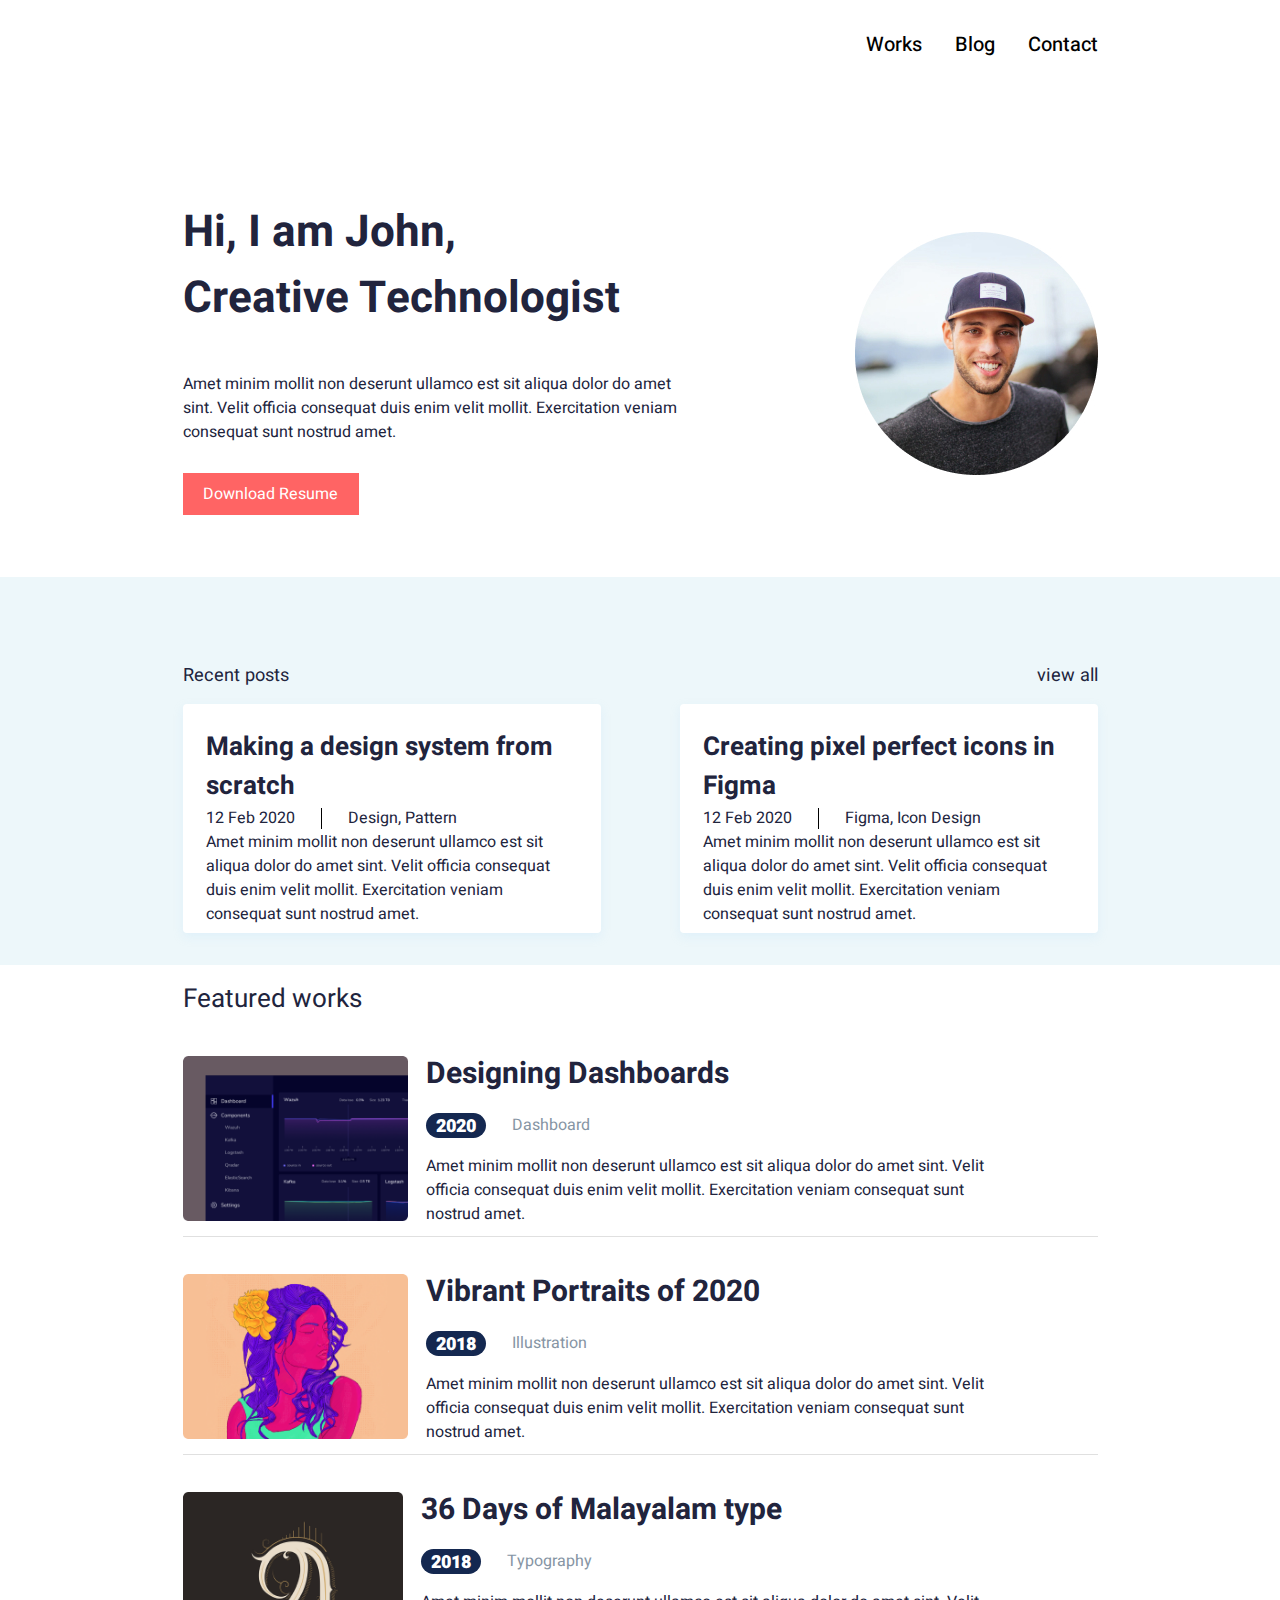
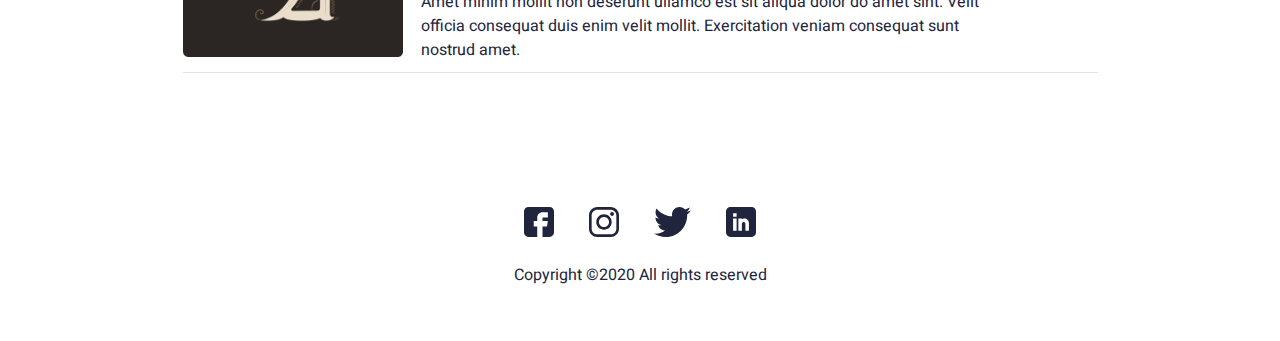
<file: index.html>
<!DOCTYPE html>
<html lang="en">

<head>
    <meta charset="UTF-8">
    <meta http-equiv="X-UA-Compatible" content="IE=edge">
    <meta name="viewport" content="width=device-width, initial-scale=1.0">
    <link rel="preconnect" href="https://fonts.googleapis.com">
    <link rel="preconnect" href="https://fonts.gstatic.com" crossorigin>
    <link href="https://fonts.googleapis.com/css2?family=Heebo:wght@400;500;700;900&display=swap" rel="stylesheet">
    <title>John</title>
    <link rel="stylesheet" href="css/style.css">
</head>

<body>
    <header class="header">
        <div class="container">
        <nav class="menu">
            <ul class="menu-list">
                <li class="menu-item">
                    <a href="work.html" class="menu-link">Works</a>
                </li>
                <li class="menu-item">
                    <a href="blog.html" class="menu-link">Blog</a>
                </li>
                <li class="menu-item">
                    <a href="#" class="menu-link">Contact</a>
                </li>
            </ul>
        </nav>
        <div class="burger-menu" id="burger-menu">
            <input id="menu-toggle" type="checkbox" />
            <label class="menu-btn" for="menu-toggle">
                <span></span>
            </label>

            <ul class="menubox">
                <li>
                    <a class="menu-item" href="work.html">Works</a>
                </li>
                <li>
                    <a class="menu-item" href="blog.html">Blog</a>
                </li>
                <li>
                    <a class="menu-item" href="#">Contacts</a>
                </li>
            </ul>
        </div>
        </div>     
    </header>
    <main class="main">
        <section class="hero">
            <div class="container">
                <img class="mobile-pos" src="img/John-face.jpg" alt="John-face">
                <div class="text-block">
                    <h1>Hi, I am John,<br>Creative Technologist</h1>
                    <p>
                        Amet minim mollit non deserunt ullamco est sit aliqua dolor do amet<br> sint. Velit officia
                        consequat duis enim velit mollit. Exercitation veniam<br> consequat sunt nostrud amet.
                    </p>
                    <a href="downloads/Beethoven-Moonlight-Sonata.gp">Download Resume</a>
                </div>
                <img class="laptop-pos" src="img/John-face.jpg" alt="John-face">
            </div>
        </section>
        <section class="recent-posts">
            <div class="container">
                <div class="sec-uptitle">
                    <h3 class="rp">Recent posts</h3>
                    <a class="vl" href="#">view all</a>
                </div>
                <div class="article">
                    <article>
                        <h2>Making a design system from<br> scratch</h2>
                        <div class="datasource">
                            <time>12 Feb 2020</time>
                            <span class="empty"></span>
                            <p>Design, Pattern</p>
                        </div>
                        <p>Amet minim mollit non deserunt ullamco est sit aliqua dolor do amet sint. Velit officia
                            consequat duis enim velit mollit. Exercitation veniam consequat sunt nostrud amet.
                        </p>
                    </article>
                    <article>
                        <h2>Creating pixel perfect icons in Figma</h2>
                        <div class="datasource">
                            <time>12 Feb 2020</time>
                            <span class="empty"></span>
                            <p>Figma, Icon Design</p>
                        </div>
                        <p>Amet minim mollit non deserunt ullamco est sit aliqua dolor do amet sint. Velit officia
                            consequat duis enim velit mollit. Exercitation veniam consequat sunt nostrud amet.
                        </p>
                    </article>
                </div>
            </div>
        </section>
        <section class="featured-works">
            <div class="container">
                <h3>Featured works</h3>
                <article>
                    <img src="img/db.png" class="db" alt="Dashboard">
                    <div class="wrapper__text">
                        <h2>Designing Dashboards</h2>
                        <div class="wrapper__time">
                            <span class="year">2020</span>
                            <p>Dashboard</p>
                        </div>
                        <p class="p">Amet minim mollit non deserunt ullamco est sit aliqua dolor do amet sint. Velit<br>
                            officia consequat duis enim velit mollit. Exercitation veniam consequat sunt<br> nostrud
                            amet.</p>
                    </div>
                </article>
                <div class="only-laptop">
                    <article>
                        <img src="img/portraits.png" alt="Portraits">
                        <div class="wrapper__text">
                            <h2>Vibrant Portraits of 2020</h2>
                            <div class="wrapper__time">
                                <span class="year">2018</span>
                                <p>Illustration</p>
                            </div>
                            <p class="p">Amet minim mollit non deserunt ullamco est sit aliqua dolor do amet sint.
                                Velit<br>
                                officia consequat duis enim velit mollit. Exercitation veniam consequat sunt<br> nostrud
                                amet.</p>
                        </div>
                    </article>
                    <article>
                        <img src="img/type.png" alt="Malayalam type">
                        <div class="wrapper__text">
                            <h2>36 Days of Malayalam type</h2>
                            <div class="wrapper__time">
                                <span class="year">2018</span>
                                <p>Typography</p>
                            </div>
                            <p class="p">Amet minim mollit non deserunt ullamco est sit aliqua dolor do amet sint.
                                Velit<br>
                                officia consequat duis enim velit mollit. Exercitation veniam consequat sunt<br> nostrud
                                amet.</p>
                        </div>
                    </article>
                </div>
            </div>
        </section>
    </main>
    <footer class="footer">
        <div class="container">
            <div class="wrapper__img">
                <img src="img/fb.svg" alt="fb">
                <img src="img/insta.svg" alt="insta">
                <img src="img/twitter.svg" alt="twitter">
                <img src="img/Linkedin.svg" alt="Linkedin">
            </div>
            <p>Copyright ©2020 All rights reserved</p>
        </div>
    </footer>
</body>

</html>
</file>
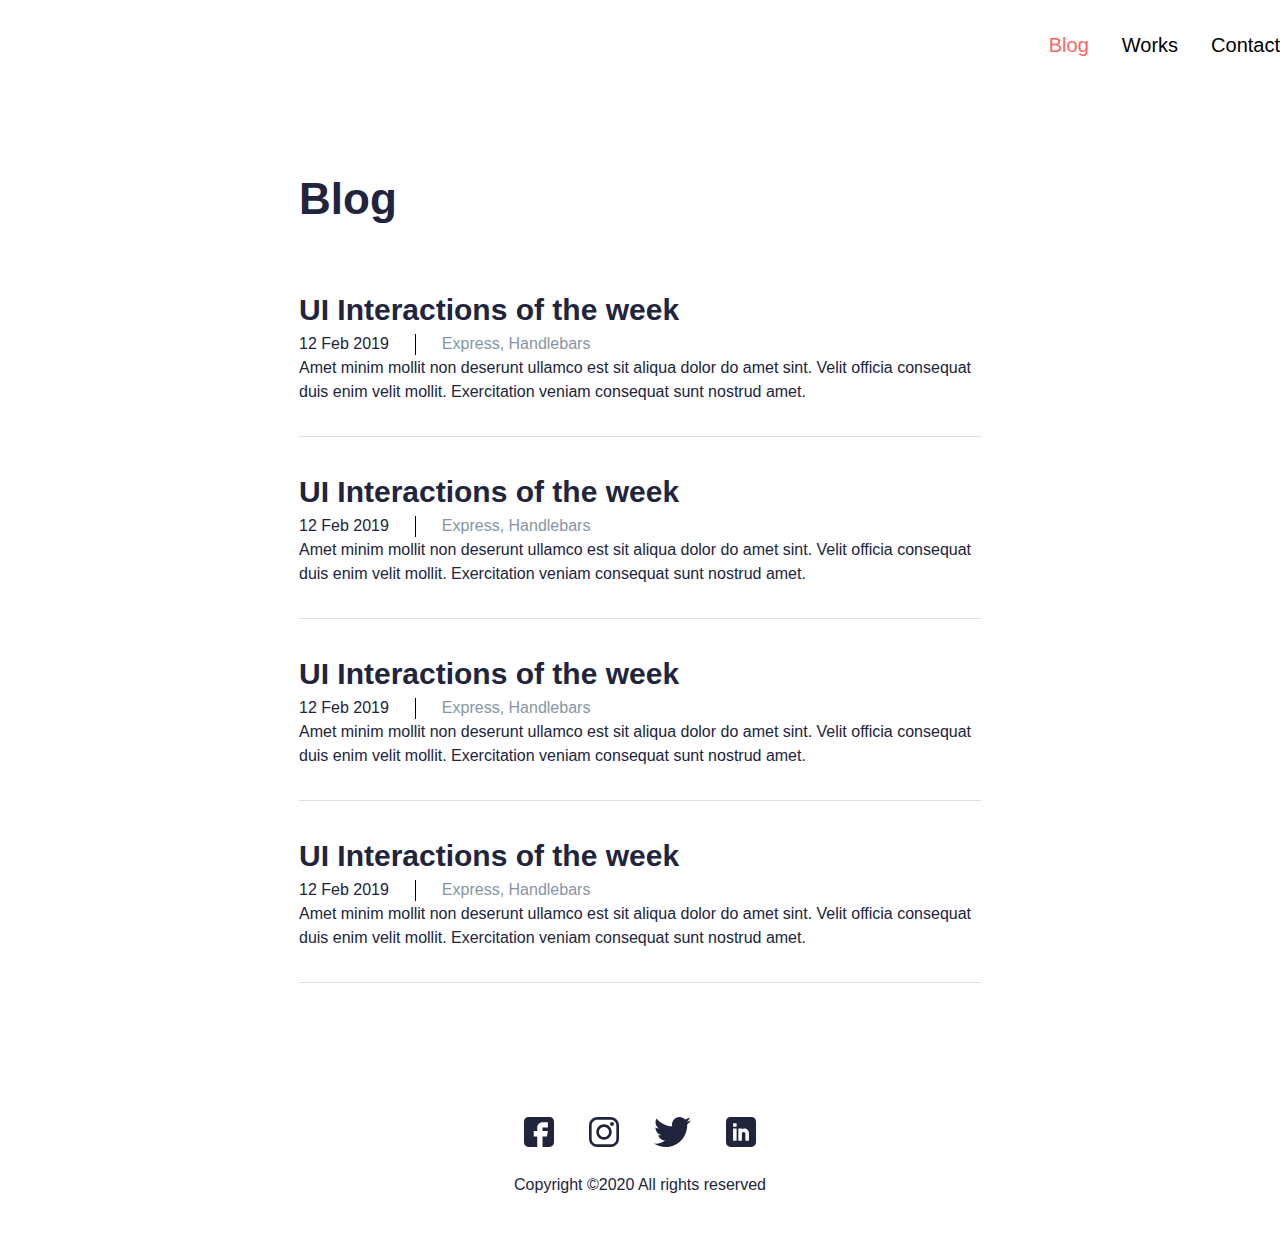
<file: blog.html>
<!DOCTYPE html>
<html lang="en">
<head>
    <meta charset="UTF-8">
    <meta http-equiv="X-UA-Compatible" content="IE=edge">
    <meta name="viewport" content="width=device-width, initial-scale=1.0">
    <title>Blog</title>
    <link rel="stylesheet" href="css/blog.css">
</head>
<body>
    <header class="header">
                <nav class="menu">
                    <ul class="menu-list">
                        <li class="menu-item">
                            <a href="blog.html" class="menu-link red-color">Blog</a>
                        </li>
                        <li class="menu-item">
                            <a href="work.html" class="menu-link">Works</a>
                        </li>
                        <li class="menu-item">
                            <a href="#" class="menu-link">Contact</a>
                        </li>
                    </ul>
                </nav>
                <div class="burger-menu" id="burger-menu">
                    <input id="menu-toggle" type="checkbox" />
                    <label class="menu-btn" for="menu-toggle">
                        <span></span>
                    </label>
        
                    <ul class="menubox">
                        <li>
                            <a class="menu-item" href="work.html">Works</a>
                        </li>
                        <li>
                            <a class="menu-item" href="blog.html">Blog</a>
                        </li>
                        <li>
                            <a class="menu-item" href="#">Contacts</a>
                        </li>
                    </ul>
                </div>
    </header>
    <main class="main">
        <div class="container">
            <h1>Blog</h1>
            <article>
                <h2>UI Interactions of the week</h2>
                <div class="datasource">
                    <time>12 Feb 2019</time>
                    <span class="empty"></span>
                    <p>Express, Handlebars</p>
                </div>
                <p>Amet minim mollit non deserunt ullamco est sit aliqua dolor do amet sint. Velit officia consequat duis enim velit mollit. Exercitation veniam consequat sunt nostrud amet.</p>
            </article>
            <article>
                <h2>UI Interactions of the week</h2>
                <div class="datasource">
                    <time>12 Feb 2019</time>
                    <span class="empty"></span>
                    <p>Express, Handlebars</p>
                </div>
                <p>Amet minim mollit non deserunt ullamco est sit aliqua dolor do amet sint. Velit officia consequat duis enim velit mollit. Exercitation veniam consequat sunt nostrud amet.</p>
            </article>
            <article>
                <h2>UI Interactions of the week</h2>
                <div class="datasource">
                    <time>12 Feb 2019</time>
                    <span class="empty"></span>
                    <p>Express, Handlebars</p>
                </div>
                <p>Amet minim mollit non deserunt ullamco est sit aliqua dolor do amet sint. Velit officia consequat duis enim velit mollit. Exercitation veniam consequat sunt nostrud amet.</p>
            </article>
            <article>
                <h2>UI Interactions of the week</h2>
                <div class="datasource">
                    <time>12 Feb 2019</time>
                    <span class="empty"></span>
                    <p>Express, Handlebars</p>
                </div>
                <p>Amet minim mollit non deserunt ullamco est sit aliqua dolor do amet sint. Velit officia consequat duis enim velit mollit. Exercitation veniam consequat sunt nostrud amet.</p>
            </article>
        </div>
    </main>
    <footer class="footer">
        <div class="container">
            <div class="wrapper__img">
                <img src="img/fb.svg" alt="fb">
                <img src="img/insta.svg" alt="insta">
                <img src="img/twitter.svg" alt="twitter">
                <img src="img/Linkedin.svg" alt="Linkedin">
            </div>
            <p>Copyright ©2020 All rights reserved</p>
        </div>
    </footer>
</body>
</html>
</file>
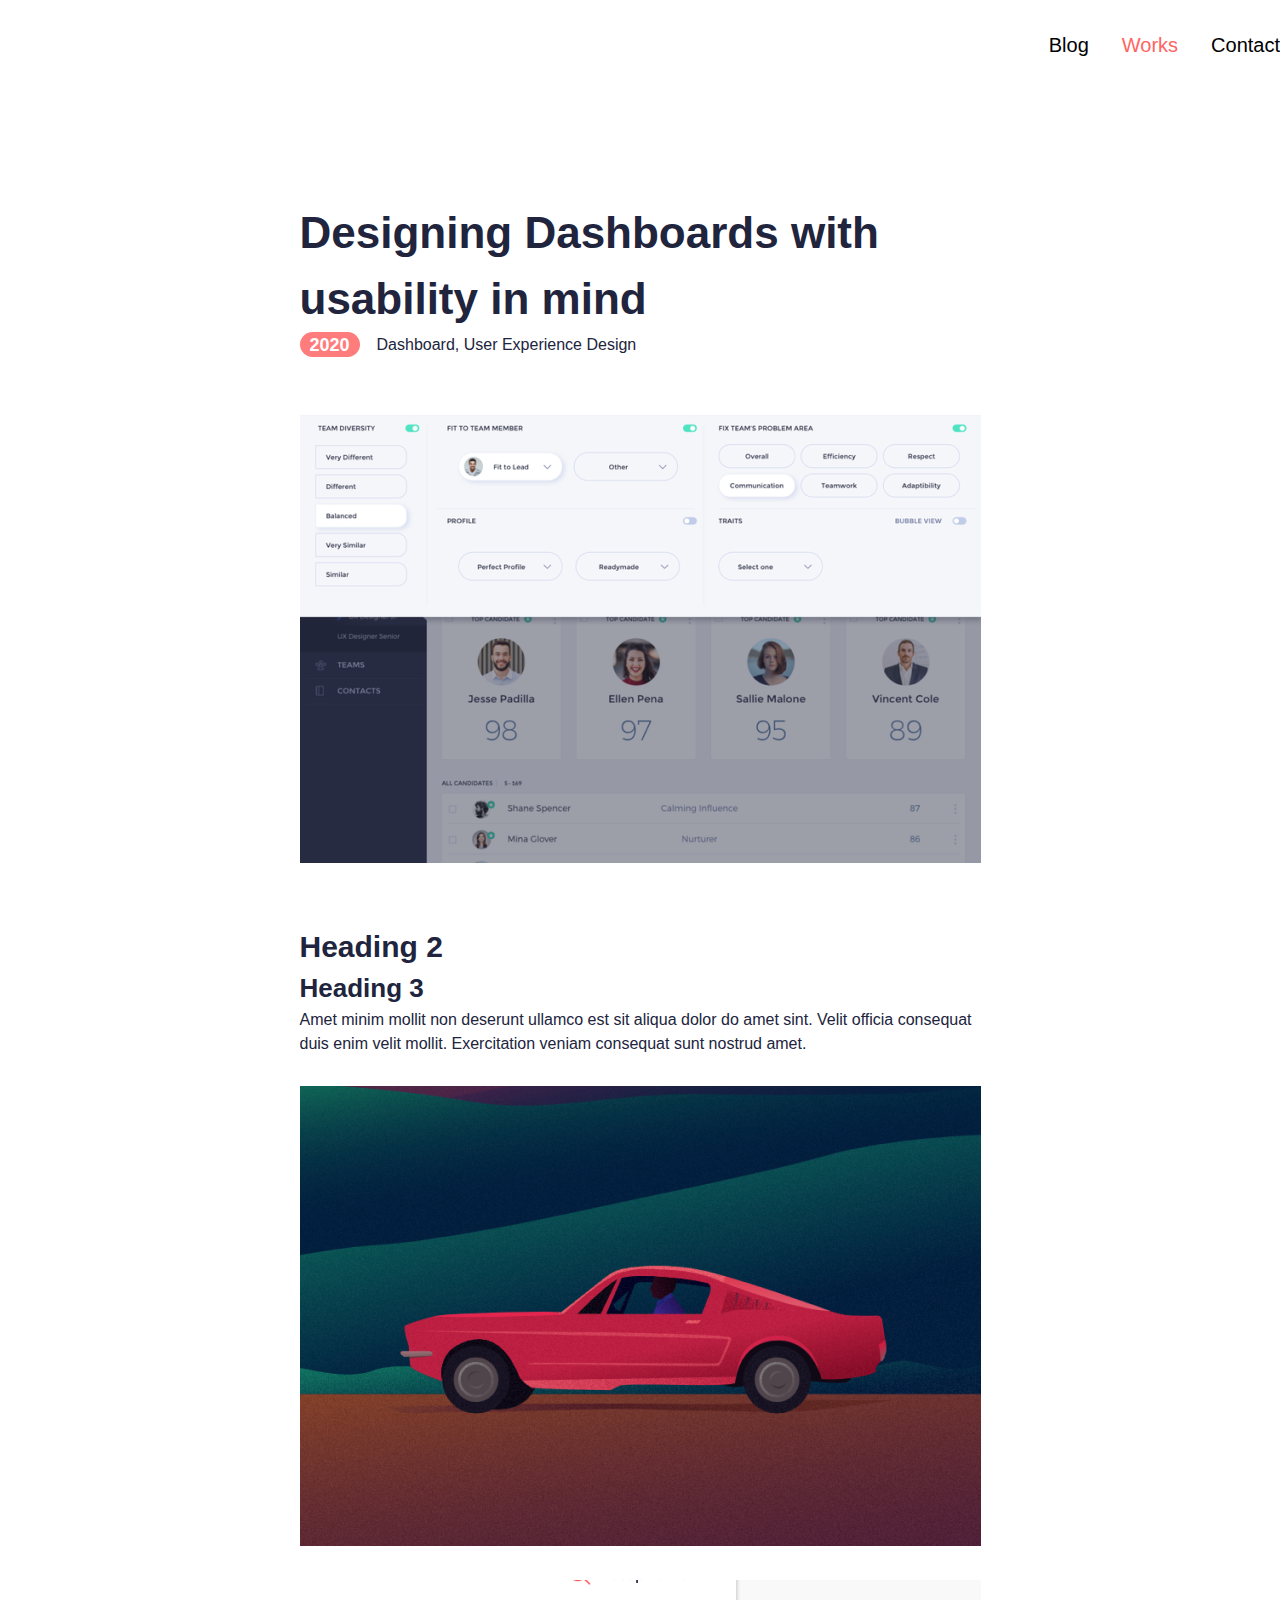
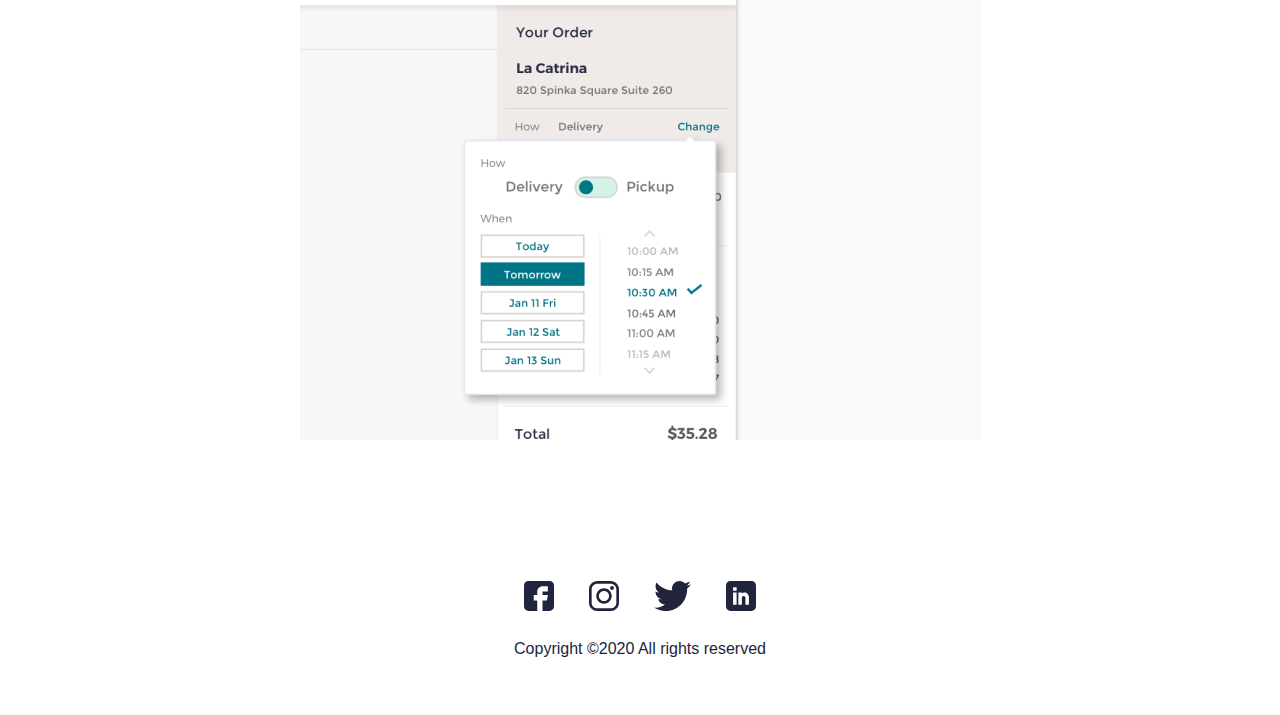
<file: work-detail.html>
<!DOCTYPE html>
<html lang="en">

<head>
    <meta charset="UTF-8">
    <meta http-equiv="X-UA-Compatible" content="IE=edge">
    <meta name="viewport" content="width=device-width, initial-scale=1.0">
    <title>Work Detail</title>
    <link rel="stylesheet" href="css/work-detail.css">
</head>

<body>
    <header class="header">
        <nav class="menu">
            <ul class="menu-list">
                <li class="menu-item">
                    <a href="blog.html" class="menu-link blog">Blog</a>
                </li>
                <li class="menu-item">
                    <a href="#" class="menu-link works">Works</a>
                </li>
                <li class="menu-item">
                    <a href="#" class="menu-link">Contact</a>
                </li>
            </ul>
        </nav>
        <div class="burger-menu" id="burger-menu">
            <input id="menu-toggle" type="checkbox" />
            <label class="menu-btn" for="menu-toggle">
                <span></span>
            </label>

            <ul class="menubox">
                <li>
                    <a class="menu-item" href="work.html">Works</a>
                </li>
                <li>
                    <a class="menu-item" href="blog.html">Blog</a>
                </li>
                <li>
                    <a class="menu-item" href="#">Contacts</a>
                </li>
            </ul>
        </div>
    </header>
    <main class="main">
        <div class="container">
            <h1>Designing Dashboards with usability in mind</h1>
            <div class="flex">
                <span class="year">2020</span>
                <p>Dashboard, User Experience Design</p>
            </div>
            <img src="img/mixed-photo.png" class="mixed-photo" alt="mixed-photo">
            <h2>Heading 2</h2>
            <h3>Heading 3</h3>
            <p>Amet minim mollit non deserunt ullamco est sit aliqua dolor do amet sint. Velit officia consequat duis enim velit mollit. Exercitation veniam consequat sunt nostrud amet.</p>
            <img src="img/car.png" class="car" alt="car">
            <img src="img/menu.png" class="menu" alt="menu">
        </div>
    </main>
    <footer class="footer">
        <div class="container">
            <div class="wrapper__img">
                <img src="img/fb.svg" alt="fb">
                <img src="img/insta.svg" alt="insta">
                <img src="img/twitter.svg" alt="twitter">
                <img src="img/Linkedin.svg" alt="Linkedin">
            </div>
            <p>Copyright ©2020 All rights reserved</p>
        </div>
    </footer>
</body>

</html>
</file>
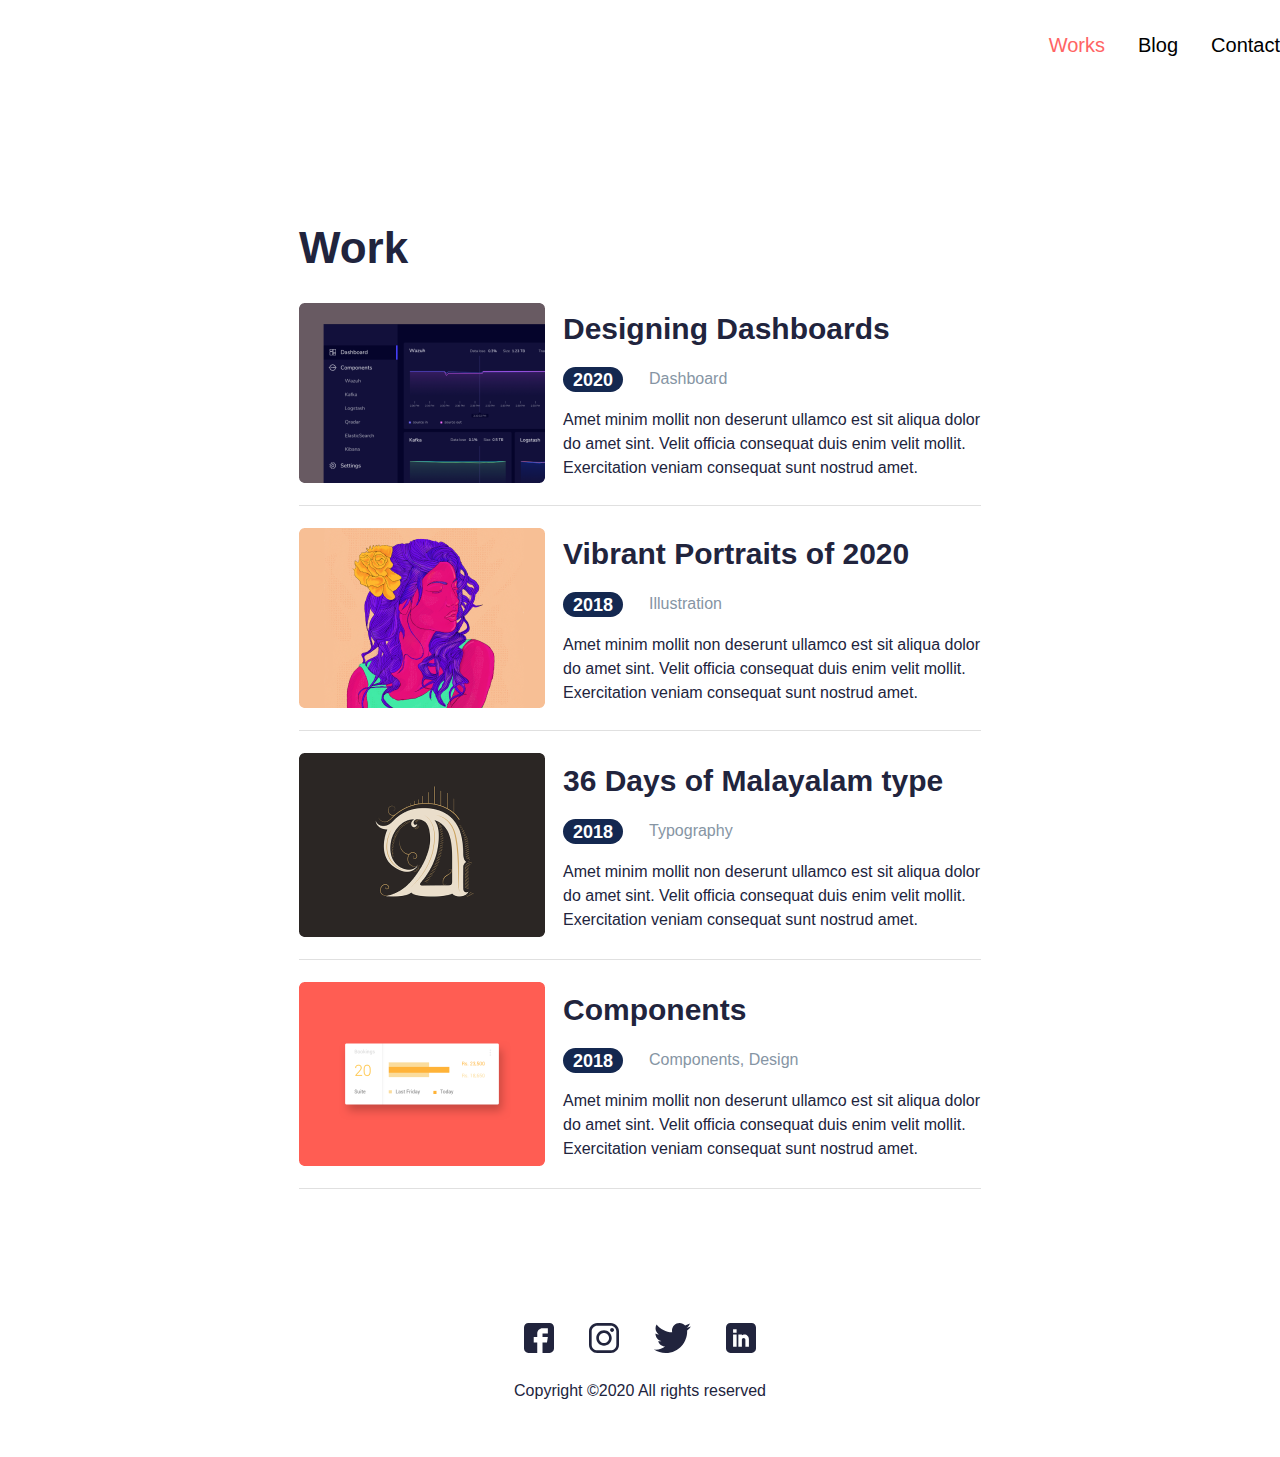
<file: work.html>
<!DOCTYPE html>
<html lang="en">

<head>
    <meta charset="UTF-8">
    <meta http-equiv="X-UA-Compatible" content="IE=edge">
    <meta name="viewport" content="width=device-width, initial-scale=1.0">
    <title>Work</title>
    <link rel="stylesheet" href="css/work.css">
</head>

<body>
    <header class="header">
        <nav class="menu">
            <ul class="menu-list">
                <li class="menu-item">
                    <a href="#" class="menu-link works">Works</a>
                </li>
                <li class="menu-item">
                    <a href="blog.html" class="menu-link blog">Blog</a>
                </li>
                <li class="menu-item">
                    <a href="#" class="menu-link">Contact</a>
                </li>
            </ul>
        </nav>
        <div class="burger-menu" id="burger-menu">
            <input id="menu-toggle" type="checkbox" />
            <label class="menu-btn" for="menu-toggle">
                <span></span>
            </label>

            <ul class="menubox">
                <li>
                    <a class="menu-item" href="work.html">Works</a>
                </li>
                <li>
                    <a class="menu-item" href="blog.html">Blog</a>
                </li>
                <li>
                    <a class="menu-item" href="#">Contacts</a>
                </li>
            </ul>
        </div>
    </header>
    <main class="main">
        <section class="featured-works">
            <div class="container">
                <h1>Work</h1>
<a href="work-detail.html">
                    <article class="always">
                        <img src="img/db.png" alt="Dashboard">
                        <div class="wrapper__text">
                            <h2>Designing Dashboards</h2>
                            <div class="wrapper__time">
                                <span class="year">2020</span>
                                <p>Dashboard</p>
                            </div>
                            <p class="p">Amet minim mollit non deserunt ullamco est sit aliqua dolor do amet sint. Velit
                                officia consequat duis enim velit mollit. Exercitation veniam consequat sunt nostrud amet.
                            </p>
                        </div>
                    </article>
</a>
                <div class="article-desctop">
                    <article>
                        <img src="img/portraits.png" alt="Portraits">
                        <div class="wrapper__text">
                            <h2>Vibrant Portraits of 2020</h2>
                            <div class="wrapper__time">
                                <span class="year">2018</span>
                                <p>Illustration</p>
                            </div>
                            <p class="p">Amet minim mollit non deserunt ullamco est sit aliqua dolor do amet sint. Velit
                                officia consequat duis enim velit mollit. Exercitation veniam consequat sunt nostrud
                                amet.</p>
                        </div>
                    </article>
                    <article>
                        <img src="img/type.png" alt="Malayalam type">
                        <div class="wrapper__text">
                            <h2>36 Days of Malayalam type</h2>
                            <div class="wrapper__time">
                                <span class="year">2018</span>
                                <p>Typography</p>
                            </div>
                            <p class="p">Amet minim mollit non deserunt ullamco est sit aliqua dolor do amet sint. Velit
                                officia consequat duis enim velit mollit. Exercitation veniam consequat sunt nostrud
                                amet.</p>
                        </div>
                    </article>
                    <article>
                        <img src="img/Components.png" alt="Components">
                        <div class="wrapper__text">
                            <h2>Components</h2>
                            <div class="wrapper__time">
                                <span class="year">2018</span>
                                <p>Components, Design</p>
                            </div>
                            <p class="p">Amet minim mollit non deserunt ullamco est sit aliqua dolor do amet sint. Velit
                                officia consequat duis enim velit mollit. Exercitation veniam consequat sunt nostrud
                                amet.</p>
                        </div>
                    </article>
                </div>
                <div class="mobile-work__wrapper">
                    <article class="mobile-work">
                        <img src="img/land-page.png" alt="land-page">
                        <div class="wrapper__text">
                            <h2>Designing Landing pages</h2>
                            <div class="wrapper__time">
                                <span class="year">2020</span>
                                <p>Website</p>
                            </div>
                            <p class="p">Amet minim mollit non deserunt ullamco est sit aliqua dolor do amet sint. Velit
                                officia consequat duis enim velit mollit. Exercitation veniam consequat sunt nostrud
                                amet.</p>
                        </div>
                </div>
                </article>
            </div>
        </section>
    </main>
    <footer class="footer">
        <div class="container">
            <div class="wrapper__img">
                <img src="img/fb.svg" alt="fb">
                <img src="img/insta.svg" alt="insta">
                <img src="img/twitter.svg" alt="twitter">
                <img src="img/Linkedin.svg" alt="Linkedin">
            </div>
            <p>Copyright ©2020 All rights reserved</p>
        </div>
    </footer>
</body>

</html>
</file>
<file: css/style.css>
*,
*::after,
*::before {
  margin: 0;
  -webkit-box-sizing: border-box;
          box-sizing: border-box; }

html {
  font-size: 16px;
  line-height: 1.5; }

body {
  font-size: 1rem;
  font-family: "Heebo", sans-serif;
  font-weight: 400;
  color: #21243d;
  background: #fff; }

h1,
h2,
h3 {
  font-weight: 700; }

h1 {
  font-size: 2.75rem; }

h2 {
  font-size: 1.875rem; }

h3 {
  font-size: 1.625rem; }

ol,
ul {
  list-style: none;
  padding: 0; }

a {
  text-decoration: none;
  color: #21243d; }

.container {
  width: 915px;
  max-width: 100%;
  margin: 0 auto; }

.header {
  font-size: 1.25rem;
  font-weight: 500;
  padding-top: 30px;
  padding-bottom: 140px; }
  .header .burger-menu {
    display: none; }
  .header ul {
    display: -webkit-box;
    display: -ms-flexbox;
    display: flex;
    -webkit-box-align: center;
        -ms-flex-align: center;
            align-items: center;
    -webkit-box-pack: end;
        -ms-flex-pack: end;
            justify-content: end;
    gap: 33px; }
    .header ul a {
      color: #000; }
    .header ul a:nth-last-child() {
      margin-right: 60px; }

.hero {
  margin-bottom: 71px; }
  .hero .container {
    display: -webkit-box;
    display: -ms-flexbox;
    display: flex;
    -webkit-box-align: center;
        -ms-flex-align: center;
            align-items: center;
    -webkit-box-pack: justify;
        -ms-flex-pack: justify;
            justify-content: space-between; }
  .hero .mobile-pos {
    display: none; }
  .hero p {
    margin-top: 40px;
    margin-bottom: 38px; }
  .hero a {
    padding: 9px 21px 9px 20px;
    background: #ff6464;
    color: #fff; }
    .hero a:hover {
      background: #e04646; }

.recent-posts {
  padding-top: 7px;
  padding-bottom: 32px;
  background: #edf7fa; }
  .recent-posts h2 {
    font-size: 1.625rem; }
  .recent-posts h3 {
    font-size: 1.625rem;
    font-family: "Heebo", sans-serif;
    font-weight: 400; }
  .recent-posts .container {
    margin-top: 78px; }
  .recent-posts .rp,
  .recent-posts .vl {
    font-size: 1.135rem;
    margin-bottom: 15px; }
  .recent-posts .sec-uptitle {
    display: -webkit-box;
    display: -ms-flexbox;
    display: flex;
    -webkit-box-align: center;
        -ms-flex-align: center;
            align-items: center;
    -webkit-box-pack: justify;
        -ms-flex-pack: justify;
            justify-content: space-between; }
  .recent-posts .article {
    display: -webkit-box;
    display: -ms-flexbox;
    display: flex;
    -webkit-box-pack: justify;
        -ms-flex-pack: justify;
            justify-content: space-between; }
    .recent-posts .article article {
      padding: 24px 21px 7px 23px;
      background: #fff;
      -webkit-box-shadow: 0px 4px 10px rgba(187, 225, 250, 0.25);
              box-shadow: 0px 4px 10px rgba(187, 225, 250, 0.25);
      border-radius: 4px;
      width: 418px;
      max-width: 100%; }
  .recent-posts .datasource {
    display: -webkit-box;
    display: -ms-flexbox;
    display: flex;
    -webkit-box-align: center;
        -ms-flex-align: center;
            align-items: center;
    gap: 26px; }
    .recent-posts .datasource .empty::after {
      content: "";
      display: block;
      background: #000;
      width: 1px;
      height: 21px; }

.featured-works {
  margin-top: 15px;
  margin-bottom: 83px; }
  .featured-works h3 {
    font-size: 1.625rem;
    font-family: "Heebo", sans-serif;
    font-weight: 400; }
  .featured-works article {
    display: -webkit-box;
    display: -ms-flexbox;
    display: flex;
    -webkit-box-align: center;
        -ms-flex-align: center;
            align-items: center;
    margin-top: 22px;
    border-bottom: 1px solid #e0e0e0; }
    .featured-works article img {
      margin-top: 15px;
      margin-bottom: 15px;
      height: 165px;
      max-height: 100%; }
    .featured-works article h2 {
      margin-bottom: 16px; }
  .featured-works .wrapper__text {
    margin-left: 18px; }
  .featured-works .wrapper__time {
    display: -webkit-box;
    display: -ms-flexbox;
    display: flex; }
    .featured-works .wrapper__time p {
      margin-left: 26px;
      margin-bottom: 17px;
      color: #8695a4; }
  .featured-works .year {
    background: #142850;
    border-radius: 16px;
    font-family: "Heebo", sans-serif;
    font-weight: 900;
    font-size: 1.125rem;
    color: #fff;
    height: 25px;
    max-height: 100%;
    padding-bottom: 5px;
    padding-left: 10px;
    padding-right: 10px; }

.footer .wrapper__img {
  gap: 35px;
  display: -webkit-box;
  display: -ms-flexbox;
  display: flex;
  -webkit-box-align: center;
      -ms-flex-align: center;
          align-items: center;
  -webkit-box-pack: center;
      -ms-flex-pack: center;
          justify-content: center;
  margin-top: 134px; }

.footer p {
  text-align: center;
  margin-top: 26px;
  margin-bottom: 54px; }

@media (max-width: 376px) {
  .container {
    width: 354px;
    max-width: 100%;
    margin: 0 auto; }
  h1 {
    font-size: 1.875rem;
    margin-top: 34px; }
  h2 {
    font-size: 1.625rem; }
  h3 {
    font-size: 1.125rem; }
  .hero {
    text-align: center; }
    .hero .container {
      -ms-flex-wrap: wrap;
          flex-wrap: wrap;
      width: 100%; }
    .hero .mobile-pos {
      display: inline-block;
      width: 174.38px;
      height: 180px;
      max-width: 100%;
      height: 100%;
      margin: 0 auto; }
    .hero .laptop-pos {
      display: none; }
  .recent-posts .sec-uptitle {
    -webkit-box-pack: center;
        -ms-flex-pack: center;
            justify-content: center; }
  .recent-posts .vl {
    display: none; }
  .recent-posts h2 {
    font-size: 1.375rem; }
  .recent-posts .article {
    -ms-flex-wrap: wrap;
        flex-wrap: wrap;
    width: 100%; }
  .recent-posts article {
    margin-top: 17px; }
  .featured-works article {
    -ms-flex-wrap: wrap;
        flex-wrap: wrap;
    width: 100%; }
  .featured-works .db {
    width: 339px;
    height: 230px;
    max-width: 100%;
    max-height: 100%; }
  .featured-works .only-laptop {
    display: none; }
  nav {
    display: none; }
  #burger-menu {
    display: inline-block; }
    #burger-menu .menu-btn {
      display: -webkit-box;
      display: -ms-flexbox;
      display: flex;
      -webkit-box-align: center;
          -ms-flex-align: center;
              align-items: center;
      position: absolute;
      top: 5;
      right: 5;
      width: 26px;
      height: 26px;
      cursor: pointer;
      z-index: 1; }
    #burger-menu .menu-btn > span,
    #burger-menu .menu-btn > span::before,
    #burger-menu .menu-btn > span::after {
      display: block;
      position: absolute;
      width: 100%;
      height: 2px;
      background-color: #616161;
      -webkit-transition-duration: 0.25s;
              transition-duration: 0.25s; }
    #burger-menu .menu-btn > span::before {
      content: "";
      top: -5px; }
    #burger-menu .menu-btn > span::after {
      content: "";
      top: 8px; }
    #burger-menu .menubox {
      display: block;
      position: fixed;
      visibility: hidden;
      top: 0;
      left: -100%;
      width: 300px;
      height: 100%;
      margin: 0;
      padding: 80px 0;
      list-style: none;
      background-color: #eceff1;
      -webkit-box-shadow: 1px 0px 6px rgba(0, 0, 0, 0.2);
              box-shadow: 1px 0px 6px rgba(0, 0, 0, 0.2);
      -webkit-transition-duration: 0.25s;
              transition-duration: 0.25s; }
    #burger-menu .menu-item {
      display: block;
      padding: 12px 24px;
      color: #333;
      font-family: "Heebo", sans-serif;
      font-size: 20px;
      font-weight: 600;
      text-decoration: none;
      -webkit-transition-duration: 0.25s;
              transition-duration: 0.25s; }
    #burger-menu .menu-item:hover {
      background-color: #cfd8dc; }
    #burger-menu #menu-toggle {
      opacity: 0; }
    #burger-menu #menu-toggle:checked ~ .menu-btn > span {
      -webkit-transform: rotate(45deg);
              transform: rotate(45deg); }
    #burger-menu #menu-toggle:checked ~ .menu-btn > span::before {
      top: 0;
      -webkit-transform: rotate(0);
              transform: rotate(0); }
    #burger-menu #menu-toggle:checked ~ .menu-btn > span::after {
      top: 0;
      -webkit-transform: rotate(90deg);
              transform: rotate(90deg); }
    #burger-menu #menu-toggle:checked ~ .menubox {
      visibility: visible;
      left: 0; }
    #burger-menu .menu-btn {
      display: -webkit-box;
      display: -ms-flexbox;
      display: flex;
      -webkit-box-align: center;
          -ms-flex-align: center;
              align-items: center;
      position: absolute;
      top: 18px;
      right: 20px;
      width: 26px;
      height: 26px;
      cursor: pointer;
      z-index: 1; }
    #burger-menu .menu-btn > span,
    #burger-menu .menu-btn > span::before,
    #burger-menu .menu-btn > span::after {
      display: block;
      position: absolute;
      width: 100%;
      height: 2px;
      background-color: #616161;
      -webkit-transition-duration: 0.25s;
              transition-duration: 0.25s; }
    #burger-menu .menu-btn > span::before {
      content: "";
      top: -8px; }
    #burger-menu .menu-btn > span::after {
      content: "";
      top: 8px; }
    #burger-menu .menubox {
      display: block;
      position: fixed;
      visibility: hidden;
      top: 18;
      left: -100%;
      width: 300px;
      height: 100%;
      margin: 0;
      padding: 80px 0;
      list-style: none;
      background-color: #eceff1;
      -webkit-box-shadow: 1px 0px 6px rgba(0, 0, 0, 0.2);
              box-shadow: 1px 0px 6px rgba(0, 0, 0, 0.2);
      -webkit-transition-duration: 0.25s;
              transition-duration: 0.25s; }
    #burger-menu .menu-item {
      display: block;
      padding: 12px 24px;
      color: #333;
      font-family: "Heebo", sans-serif;
      font-size: 1.25rem;
      font-weight: 600;
      text-decoration: none;
      -webkit-transition-duration: 0.25s;
              transition-duration: 0.25s; }
    #burger-menu .menu-item:hover {
      background-color: #cfd8dc; }
    #burger-menu #menu-toggle {
      opacity: 0; }
    #burger-menu #menu-toggle:checked ~ .menu-btn > span {
      -webkit-transform: rotate(45deg);
              transform: rotate(45deg); }
    #burger-menu #menu-toggle:checked ~ .menu-btn > span::before {
      top: 0;
      -webkit-transform: rotate(0);
              transform: rotate(0); }
    #burger-menu #menu-toggle:checked ~ .menu-btn > span::after {
      top: 0;
      -webkit-transform: rotate(90deg);
              transform: rotate(90deg); }
    #burger-menu #menu-toggle:checked ~ .menubox {
      visibility: visible;
      left: 0; } }
</file>
<file: css/blog.css>
*,
*::after,
*::before {
  margin: 0;
  -webkit-box-sizing: border-box;
          box-sizing: border-box; }

html {
  font-size: 16px;
  line-height: 1.5; }

body {
  font-size: 1rem;
  font-family: "Heebo", sans-serif;
  font-weight: 400;
  color: #21243d;
  background: #fff; }

h1,
h2,
h3 {
  font-weight: 700; }

h1 {
  font-size: 2.75rem;
  margin-top: 106px;
  margin-bottom: 55px; }

h2 {
  font-size: 1.875rem; }

h3 {
  font-size: 1.625rem; }

ol,
ul {
  list-style: none;
  padding: 0; }

a {
  text-decoration: none;
  color: #21243d; }

.container {
  width: 682px;
  max-width: 100%;
  margin: 0 auto; }

.header {
  font-size: 1.25rem;
  font-weight: 500;
  padding-top: 30px; }
  .header .burger-menu {
    display: none; }
  .header ul {
    display: -webkit-box;
    display: -ms-flexbox;
    display: flex;
    -webkit-box-align: center;
        -ms-flex-align: center;
            align-items: center;
    -webkit-box-pack: end;
        -ms-flex-pack: end;
            justify-content: end;
    gap: 33px; }
    .header ul a {
      color: #000; }
    .header ul .red-color {
      color: #ff6464; }

.datasource {
  display: -webkit-box;
  display: -ms-flexbox;
  display: flex;
  -webkit-box-align: center;
      -ms-flex-align: center;
          align-items: center;
  gap: 26px; }
  .datasource .empty::after {
    content: "";
    display: block;
    background: #000;
    width: 1px;
    height: 21px; }
  .datasource p {
    color: #8695a4; }

article {
  margin-bottom: 32px; }
  article:nth-child(1n) {
    border-bottom: 1px solid #e0e0e0;
    padding-bottom: 32px; }

.footer .wrapper__img {
  gap: 35px;
  display: -webkit-box;
  display: -ms-flexbox;
  display: flex;
  -webkit-box-align: center;
      -ms-flex-align: center;
          align-items: center;
  -webkit-box-pack: center;
      -ms-flex-pack: center;
          justify-content: center;
  margin-top: 134px; }

.footer p {
  text-align: center;
  margin-top: 26px;
  margin-bottom: 54px; }

@media (max-width: 376px) {
  h1 {
    font-size: 1.875rem; }
  h2 {
    font-size: 1.625rem; }
  time,
  p {
    font-size: 1rem; }
  .container {
    width: 339px;
    max-width: 100%;
    margin: 0 auto; }
  nav {
    display: none; }
  #burger-menu {
    display: inline-block; }
    #burger-menu .menu-btn {
      display: -webkit-box;
      display: -ms-flexbox;
      display: flex;
      -webkit-box-align: center;
          -ms-flex-align: center;
              align-items: center;
      position: absolute;
      top: 5;
      right: 5;
      width: 26px;
      height: 26px;
      cursor: pointer;
      z-index: 1; }
    #burger-menu .menu-btn > span,
    #burger-menu .menu-btn > span::before,
    #burger-menu .menu-btn > span::after {
      display: block;
      position: absolute;
      width: 100%;
      height: 2px;
      background-color: #616161;
      -webkit-transition-duration: 0.25s;
              transition-duration: 0.25s; }
    #burger-menu .menu-btn > span::before {
      content: "";
      top: -5px; }
    #burger-menu .menu-btn > span::after {
      content: "";
      top: 8px; }
    #burger-menu .menubox {
      display: block;
      position: fixed;
      visibility: hidden;
      top: 0;
      left: -100%;
      width: 300px;
      height: 100%;
      margin: 0;
      padding: 80px 0;
      list-style: none;
      background-color: #eceff1;
      -webkit-box-shadow: 1px 0px 6px rgba(0, 0, 0, 0.2);
              box-shadow: 1px 0px 6px rgba(0, 0, 0, 0.2);
      -webkit-transition-duration: 0.25s;
              transition-duration: 0.25s; }
    #burger-menu .menu-item {
      display: block;
      padding: 12px 24px;
      color: #333;
      font-family: "Heebo", sans-serif;
      font-size: 20px;
      font-weight: 600;
      text-decoration: none;
      -webkit-transition-duration: 0.25s;
              transition-duration: 0.25s; }
    #burger-menu .menu-item:hover {
      background-color: #cfd8dc; }
    #burger-menu #menu-toggle {
      opacity: 0; }
    #burger-menu #menu-toggle:checked ~ .menu-btn > span {
      -webkit-transform: rotate(45deg);
              transform: rotate(45deg); }
    #burger-menu #menu-toggle:checked ~ .menu-btn > span::before {
      top: 0;
      -webkit-transform: rotate(0);
              transform: rotate(0); }
    #burger-menu #menu-toggle:checked ~ .menu-btn > span::after {
      top: 0;
      -webkit-transform: rotate(90deg);
              transform: rotate(90deg); }
    #burger-menu #menu-toggle:checked ~ .menubox {
      visibility: visible;
      left: 0; }
    #burger-menu .menu-btn {
      display: -webkit-box;
      display: -ms-flexbox;
      display: flex;
      -webkit-box-align: center;
          -ms-flex-align: center;
              align-items: center;
      position: absolute;
      top: 18px;
      right: 20px;
      width: 26px;
      height: 26px;
      cursor: pointer;
      z-index: 1; }
    #burger-menu .menu-btn > span,
    #burger-menu .menu-btn > span::before,
    #burger-menu .menu-btn > span::after {
      display: block;
      position: absolute;
      width: 100%;
      height: 2px;
      background-color: #616161;
      -webkit-transition-duration: 0.25s;
              transition-duration: 0.25s; }
    #burger-menu .menu-btn > span::before {
      content: "";
      top: -8px; }
    #burger-menu .menu-btn > span::after {
      content: "";
      top: 8px; }
    #burger-menu .menubox {
      display: block;
      position: fixed;
      visibility: hidden;
      top: 18;
      left: -100%;
      width: 300px;
      height: 100%;
      margin: 0;
      padding: 80px 0;
      list-style: none;
      background-color: #eceff1;
      -webkit-box-shadow: 1px 0px 6px rgba(0, 0, 0, 0.2);
              box-shadow: 1px 0px 6px rgba(0, 0, 0, 0.2);
      -webkit-transition-duration: 0.25s;
              transition-duration: 0.25s; }
    #burger-menu .menu-item {
      display: block;
      padding: 12px 24px;
      color: #333;
      font-family: "Heebo", sans-serif;
      font-size: 1.25rem;
      font-weight: 600;
      text-decoration: none;
      -webkit-transition-duration: 0.25s;
              transition-duration: 0.25s; }
    #burger-menu .menu-item:hover {
      background-color: #cfd8dc; }
    #burger-menu #menu-toggle {
      opacity: 0; }
    #burger-menu #menu-toggle:checked ~ .menu-btn > span {
      -webkit-transform: rotate(45deg);
              transform: rotate(45deg); }
    #burger-menu #menu-toggle:checked ~ .menu-btn > span::before {
      top: 0;
      -webkit-transform: rotate(0);
              transform: rotate(0); }
    #burger-menu #menu-toggle:checked ~ .menu-btn > span::after {
      top: 0;
      -webkit-transform: rotate(90deg);
              transform: rotate(90deg); }
    #burger-menu #menu-toggle:checked ~ .menubox {
      visibility: visible;
      left: 0; } }
</file>
<file: css/work-detail.css>
*,
*::after,
*::before {
  margin: 0;
  -webkit-box-sizing: border-box;
          box-sizing: border-box; }

html {
  font-size: 16px;
  line-height: 1.5; }

body {
  font-size: 1rem;
  font-family: "Heebo", sans-serif;
  font-weight: 400;
  color: #21243d;
  background: #fff; }

h1,
h2,
h3 {
  font-weight: 700; }

h1 {
  font-size: 2.75rem; }

h2 {
  font-size: 1.875rem; }

h3 {
  font-size: 1.625rem; }

ol,
ul {
  list-style: none;
  padding: 0; }

a {
  text-decoration: none;
  color: #21243d; }

.container {
  width: 681px;
  max-width: 100%;
  margin: 0 auto; }

.header {
  font-size: 1.25rem;
  font-weight: 500;
  padding-top: 30px;
  padding-bottom: 140px; }
  .header .burger-menu {
    display: none; }
  .header ul {
    display: -webkit-box;
    display: -ms-flexbox;
    display: flex;
    -webkit-box-align: center;
        -ms-flex-align: center;
            align-items: center;
    -webkit-box-pack: end;
        -ms-flex-pack: end;
            justify-content: end;
    gap: 33px; }
    .header ul a {
      color: #000; }
  .header .works {
    color: #ff6464; }

.year {
  background: #ff7c7c;
  border-radius: 16px;
  font-family: "Heebo", sans-serif;
  font-weight: 900;
  font-size: 1.125rem;
  color: #fff;
  height: 25px;
  max-height: 100%;
  padding-bottom: 5px;
  padding-left: 10px;
  padding-right: 10px; }

.flex {
  display: -webkit-box;
  display: -ms-flexbox;
  display: flex;
  -webkit-box-align: center;
      -ms-flex-align: center;
          align-items: center;
  gap: 17px; }

.mixed-photo {
  margin-top: 46px;
  margin-bottom: 54px; }

.car {
  margin-top: 30px;
  margin-bottom: 27px; }

.footer .wrapper__img {
  gap: 35px;
  display: -webkit-box;
  display: -ms-flexbox;
  display: flex;
  -webkit-box-align: center;
      -ms-flex-align: center;
          align-items: center;
  -webkit-box-pack: center;
      -ms-flex-pack: center;
          justify-content: center;
  margin-top: 134px; }

.footer p {
  text-align: center;
  margin-top: 26px;
  margin-bottom: 54px; }

@media (max-width: 376px) {
  .container {
    width: 339px;
    max-width: 100%;
    margin: 0 auto; }
  h1 {
    font-size: 1.875rem; }
  h2 {
    font-size: 1.625rem; }
  h3 {
    font-size: 1.25rem; }
  p {
    font-size: 1rem; }
  .mixed-photo,
  .car,
  .menu {
    width: 339px;
    height: 256px;
    max-width: 100%;
    max-height: 100%; }
  nav {
    display: none; }
  #burger-menu {
    display: inline-block; }
    #burger-menu .menu-btn {
      display: -webkit-box;
      display: -ms-flexbox;
      display: flex;
      -webkit-box-align: center;
          -ms-flex-align: center;
              align-items: center;
      position: absolute;
      top: 5;
      right: 5;
      width: 26px;
      height: 26px;
      cursor: pointer;
      z-index: 1; }
    #burger-menu .menu-btn > span,
    #burger-menu .menu-btn > span::before,
    #burger-menu .menu-btn > span::after {
      display: block;
      position: absolute;
      width: 100%;
      height: 2px;
      background-color: #616161;
      -webkit-transition-duration: 0.25s;
              transition-duration: 0.25s; }
    #burger-menu .menu-btn > span::before {
      content: "";
      top: -5px; }
    #burger-menu .menu-btn > span::after {
      content: "";
      top: 8px; }
    #burger-menu .menubox {
      display: block;
      position: fixed;
      visibility: hidden;
      top: 0;
      left: -100%;
      width: 300px;
      height: 100%;
      margin: 0;
      padding: 80px 0;
      list-style: none;
      background-color: #eceff1;
      -webkit-box-shadow: 1px 0px 6px rgba(0, 0, 0, 0.2);
              box-shadow: 1px 0px 6px rgba(0, 0, 0, 0.2);
      -webkit-transition-duration: 0.25s;
              transition-duration: 0.25s; }
    #burger-menu .menu-item {
      display: block;
      padding: 12px 24px;
      color: #333;
      font-family: "Heebo", sans-serif;
      font-size: 20px;
      font-weight: 600;
      text-decoration: none;
      -webkit-transition-duration: 0.25s;
              transition-duration: 0.25s; }
    #burger-menu .menu-item:hover {
      background-color: #cfd8dc; }
    #burger-menu #menu-toggle {
      opacity: 0; }
    #burger-menu #menu-toggle:checked ~ .menu-btn > span {
      -webkit-transform: rotate(45deg);
              transform: rotate(45deg); }
    #burger-menu #menu-toggle:checked ~ .menu-btn > span::before {
      top: 0;
      -webkit-transform: rotate(0);
              transform: rotate(0); }
    #burger-menu #menu-toggle:checked ~ .menu-btn > span::after {
      top: 0;
      -webkit-transform: rotate(90deg);
              transform: rotate(90deg); }
    #burger-menu #menu-toggle:checked ~ .menubox {
      visibility: visible;
      left: 0; }
    #burger-menu .menu-btn {
      display: -webkit-box;
      display: -ms-flexbox;
      display: flex;
      -webkit-box-align: center;
          -ms-flex-align: center;
              align-items: center;
      position: absolute;
      top: 18px;
      right: 20px;
      width: 26px;
      height: 26px;
      cursor: pointer;
      z-index: 1; }
    #burger-menu .menu-btn > span,
    #burger-menu .menu-btn > span::before,
    #burger-menu .menu-btn > span::after {
      display: block;
      position: absolute;
      width: 100%;
      height: 2px;
      background-color: #616161;
      -webkit-transition-duration: 0.25s;
              transition-duration: 0.25s; }
    #burger-menu .menu-btn > span::before {
      content: "";
      top: -8px; }
    #burger-menu .menu-btn > span::after {
      content: "";
      top: 8px; }
    #burger-menu .menubox {
      display: block;
      position: fixed;
      visibility: hidden;
      top: 18;
      left: -100%;
      width: 300px;
      height: 100%;
      margin: 0;
      padding: 80px 0;
      list-style: none;
      background-color: #eceff1;
      -webkit-box-shadow: 1px 0px 6px rgba(0, 0, 0, 0.2);
              box-shadow: 1px 0px 6px rgba(0, 0, 0, 0.2);
      -webkit-transition-duration: 0.25s;
              transition-duration: 0.25s; }
    #burger-menu .menu-item {
      display: block;
      padding: 12px 24px;
      color: #333;
      font-family: "Heebo", sans-serif;
      font-size: 1.25rem;
      font-weight: 600;
      text-decoration: none;
      -webkit-transition-duration: 0.25s;
              transition-duration: 0.25s; }
    #burger-menu .menu-item:hover {
      background-color: #cfd8dc; }
    #burger-menu #menu-toggle {
      opacity: 0; }
    #burger-menu #menu-toggle:checked ~ .menu-btn > span {
      -webkit-transform: rotate(45deg);
              transform: rotate(45deg); }
    #burger-menu #menu-toggle:checked ~ .menu-btn > span::before {
      top: 0;
      -webkit-transform: rotate(0);
              transform: rotate(0); }
    #burger-menu #menu-toggle:checked ~ .menu-btn > span::after {
      top: 0;
      -webkit-transform: rotate(90deg);
              transform: rotate(90deg); }
    #burger-menu #menu-toggle:checked ~ .menubox {
      visibility: visible;
      left: 0; } }
</file>
<file: css/work.css>
*,
*::after,
*::before {
  margin: 0;
  -webkit-box-sizing: border-box;
          box-sizing: border-box; }

html {
  font-size: 16px;
  line-height: 1.5; }

body {
  font-size: 1rem;
  font-family: "Heebo", sans-serif;
  font-weight: 400;
  color: #21243d;
  background: #fff; }

h1,
h2,
h3 {
  font-weight: 700; }

h1 {
  font-size: 2.75rem; }

h2 {
  font-size: 1.875rem; }

h3 {
  font-size: 1.625rem; }

ol,
ul {
  list-style: none;
  padding: 0; }

a {
  text-decoration: none;
  color: #21243d; }

.container {
  width: 682px;
  max-width: 100%;
  margin: 0 auto; }

.header {
  font-size: 1.25rem;
  font-weight: 500;
  padding-top: 30px;
  padding-bottom: 140px; }
  .header .burger-menu {
    display: none; }
  .header ul {
    display: -webkit-box;
    display: -ms-flexbox;
    display: flex;
    -webkit-box-align: center;
        -ms-flex-align: center;
            align-items: center;
    -webkit-box-pack: end;
        -ms-flex-pack: end;
            justify-content: end;
    gap: 33px; }
    .header ul a {
      color: #000; }
  .header .works {
    color: #ff6464; }

.featured-works {
  margin-top: 15px;
  margin-bottom: 83px; }
  .featured-works h3 {
    font-size: 1.625rem;
    font-family: "Heebo", sans-serif;
    font-weight: 400; }
  .featured-works article {
    display: -webkit-box;
    display: -ms-flexbox;
    display: flex;
    -webkit-box-align: center;
        -ms-flex-align: center;
            align-items: center;
    margin-top: 22px;
    border-bottom: 1px solid #e0e0e0;
    padding-bottom: 22px; }
    .featured-works article h2 {
      margin-bottom: 16px; }
  .featured-works .mobile-work {
    display: none; }
  .featured-works .wrapper__text {
    margin-left: 18px; }
  .featured-works .wrapper__time {
    display: -webkit-box;
    display: -ms-flexbox;
    display: flex; }
    .featured-works .wrapper__time p {
      margin-left: 26px;
      margin-bottom: 17px;
      color: #8695a4; }
    .featured-works .wrapper__time img {
      margin-top: 15px;
      margin-bottom: 15px;
      height: 165px;
      max-height: 100%; }
  .featured-works .year {
    background: #142850;
    border-radius: 16px;
    font-family: "Heebo", sans-serif;
    font-weight: 900;
    font-size: 1.125rem;
    color: #fff;
    height: 25px;
    max-height: 100%;
    padding-bottom: 5px;
    padding-left: 10px;
    padding-right: 10px; }

.footer .wrapper__img {
  gap: 35px;
  display: -webkit-box;
  display: -ms-flexbox;
  display: flex;
  -webkit-box-align: center;
      -ms-flex-align: center;
          align-items: center;
  -webkit-box-pack: center;
      -ms-flex-pack: center;
          justify-content: center;
  margin-top: 134px; }

.footer p {
  text-align: center;
  margin-top: 26px;
  margin-bottom: 54px; }

@media (max-width: 376px) {
  .container {
    width: 344px;
    max-width: 100%;
    margin: 0 auto; }
  article {
    display: none;
    -ms-flex-wrap: wrap;
        flex-wrap: wrap;
    width: 100%; }
    article img {
      width: 340px;
      height: 230px;
      max-width: 100%;
      margin-bottom: 17px; }
  h1 {
    font-size: 1.875rem; }
  h2 {
    font-size: 1.625rem; }
  time,
  p {
    font-size: 1rem; }
  .article-desctop {
    display: none; }
  .mobile-work__wrapper .mobile-work {
    display: block; }
  nav {
    display: none; }
  #burger-menu {
    display: inline-block; }
    #burger-menu .menu-btn {
      display: -webkit-box;
      display: -ms-flexbox;
      display: flex;
      -webkit-box-align: center;
          -ms-flex-align: center;
              align-items: center;
      position: absolute;
      top: 5;
      right: 5;
      width: 26px;
      height: 26px;
      cursor: pointer;
      z-index: 1; }
    #burger-menu .menu-btn > span,
    #burger-menu .menu-btn > span::before,
    #burger-menu .menu-btn > span::after {
      display: block;
      position: absolute;
      width: 100%;
      height: 2px;
      background-color: #616161;
      -webkit-transition-duration: 0.25s;
              transition-duration: 0.25s; }
    #burger-menu .menu-btn > span::before {
      content: "";
      top: -5px; }
    #burger-menu .menu-btn > span::after {
      content: "";
      top: 8px; }
    #burger-menu .menubox {
      display: block;
      position: fixed;
      visibility: hidden;
      top: 0;
      left: -100%;
      width: 300px;
      height: 100%;
      margin: 0;
      padding: 80px 0;
      list-style: none;
      background-color: #eceff1;
      -webkit-box-shadow: 1px 0px 6px rgba(0, 0, 0, 0.2);
              box-shadow: 1px 0px 6px rgba(0, 0, 0, 0.2);
      -webkit-transition-duration: 0.25s;
              transition-duration: 0.25s; }
    #burger-menu .menu-item {
      display: block;
      padding: 12px 24px;
      color: #333;
      font-family: "Heebo", sans-serif;
      font-size: 20px;
      font-weight: 600;
      text-decoration: none;
      -webkit-transition-duration: 0.25s;
              transition-duration: 0.25s; }
    #burger-menu .menu-item:hover {
      background-color: #cfd8dc; }
    #burger-menu #menu-toggle {
      opacity: 0; }
    #burger-menu #menu-toggle:checked ~ .menu-btn > span {
      -webkit-transform: rotate(45deg);
              transform: rotate(45deg); }
    #burger-menu #menu-toggle:checked ~ .menu-btn > span::before {
      top: 0;
      -webkit-transform: rotate(0);
              transform: rotate(0); }
    #burger-menu #menu-toggle:checked ~ .menu-btn > span::after {
      top: 0;
      -webkit-transform: rotate(90deg);
              transform: rotate(90deg); }
    #burger-menu #menu-toggle:checked ~ .menubox {
      visibility: visible;
      left: 0; }
    #burger-menu .menu-btn {
      display: -webkit-box;
      display: -ms-flexbox;
      display: flex;
      -webkit-box-align: center;
          -ms-flex-align: center;
              align-items: center;
      position: absolute;
      top: 18px;
      right: 20px;
      width: 26px;
      height: 26px;
      cursor: pointer;
      z-index: 1; }
    #burger-menu .menu-btn > span,
    #burger-menu .menu-btn > span::before,
    #burger-menu .menu-btn > span::after {
      display: block;
      position: absolute;
      width: 100%;
      height: 2px;
      background-color: #616161;
      -webkit-transition-duration: 0.25s;
              transition-duration: 0.25s; }
    #burger-menu .menu-btn > span::before {
      content: "";
      top: -8px; }
    #burger-menu .menu-btn > span::after {
      content: "";
      top: 8px; }
    #burger-menu .menubox {
      display: block;
      position: fixed;
      visibility: hidden;
      top: 18;
      left: -100%;
      width: 300px;
      height: 100%;
      margin: 0;
      padding: 80px 0;
      list-style: none;
      background-color: #eceff1;
      -webkit-box-shadow: 1px 0px 6px rgba(0, 0, 0, 0.2);
              box-shadow: 1px 0px 6px rgba(0, 0, 0, 0.2);
      -webkit-transition-duration: 0.25s;
              transition-duration: 0.25s; }
    #burger-menu .menu-item {
      display: block;
      padding: 12px 24px;
      color: #333;
      font-family: "Heebo", sans-serif;
      font-size: 1.25rem;
      font-weight: 600;
      text-decoration: none;
      -webkit-transition-duration: 0.25s;
              transition-duration: 0.25s; }
    #burger-menu .menu-item:hover {
      background-color: #cfd8dc; }
    #burger-menu #menu-toggle {
      opacity: 0; }
    #burger-menu #menu-toggle:checked ~ .menu-btn > span {
      -webkit-transform: rotate(45deg);
              transform: rotate(45deg); }
    #burger-menu #menu-toggle:checked ~ .menu-btn > span::before {
      top: 0;
      -webkit-transform: rotate(0);
              transform: rotate(0); }
    #burger-menu #menu-toggle:checked ~ .menu-btn > span::after {
      top: 0;
      -webkit-transform: rotate(90deg);
              transform: rotate(90deg); }
    #burger-menu #menu-toggle:checked ~ .menubox {
      visibility: visible;
      left: 0; } }
</file>
